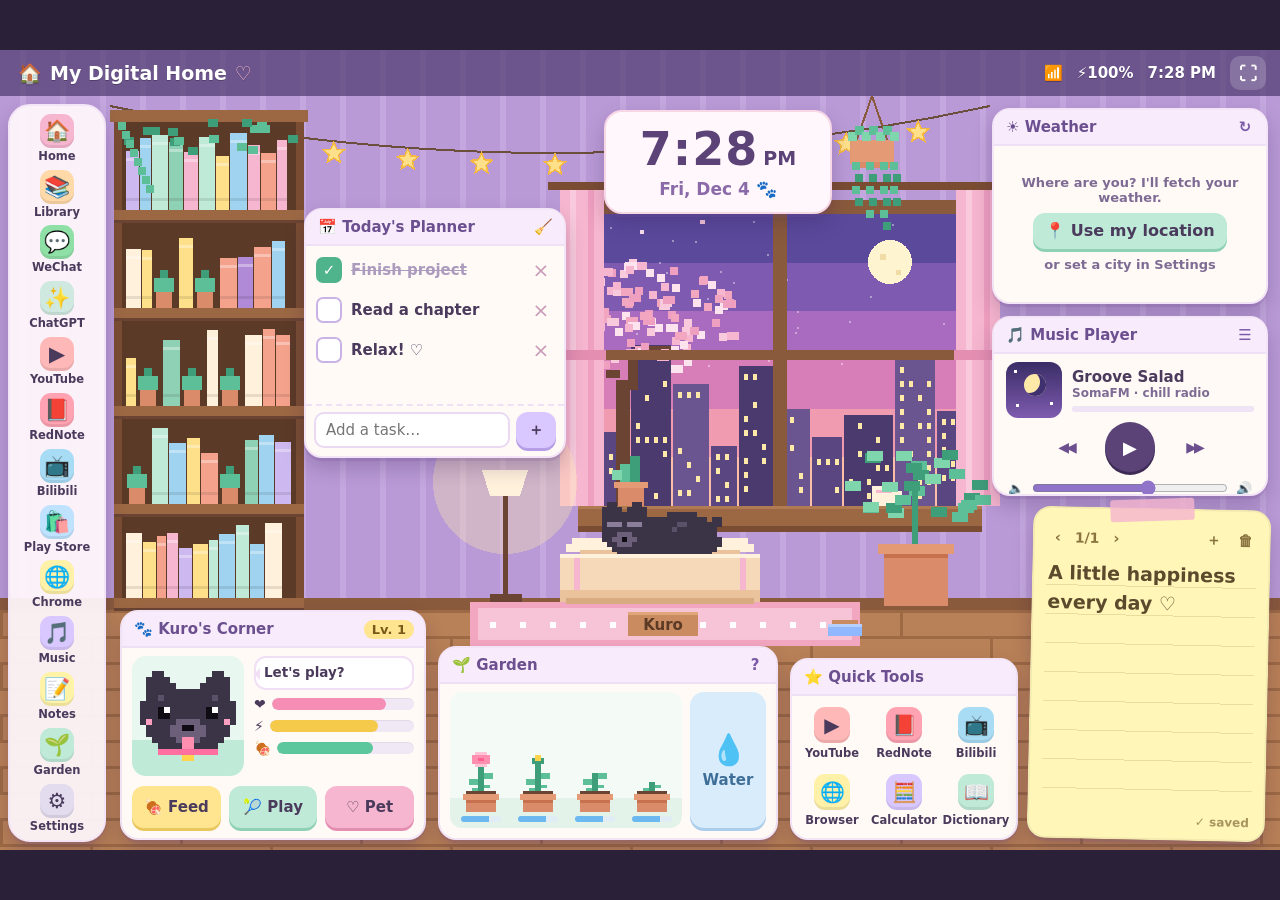
<file: index.html>
<!DOCTYPE html>
<html lang="en">
<head>
<meta charset="utf-8">
<meta name="viewport" content="width=device-width, initial-scale=1, maximum-scale=1, user-scalable=no, viewport-fit=cover, interactive-widget=resizes-visual">
<meta name="theme-color" content="#4a346e">
<meta name="mobile-web-app-capable" content="yes">
<meta name="apple-mobile-web-app-capable" content="yes">
<meta name="description" content="A cozy pixel-art desktop for my tablet, with Kuro the dog.">
<title>My Digital Home</title>
<link rel="manifest" href="manifest.json">
<link rel="icon" type="image/png" href="assets/icon-192.png">
<link rel="apple-touch-icon" href="assets/icon-192.png">
<link rel="stylesheet" href="style.css">
</head>
<body>
<div id="rotate-hint"><div>🐾<br>Turn your tablet sideways</div></div>

<div id="stage">
  <!-- Pixel-art room (drawn by script.js) -->
  <svg id="scene" viewBox="0 0 1280 800" width="1280" height="800" shape-rendering="crispEdges" aria-hidden="true"></svg>

  <header id="topbar">
    <div class="tb-title"><span>🏠</span><span id="tbTitle">My Digital Home</span><span class="heart">♡</span></div>
    <div class="sp"></div>
    <span id="tbNet" title="Internet">📶</span>
    <span id="tbBat"></span>
    <span id="tbTime"></span>
    <button class="tb-fs" id="fsBtn" title="Fullscreen" aria-label="Fullscreen">⛶</button>
  </header>

  <nav id="sidebar" aria-label="Apps"></nav>

  <!-- Clock -->
  <section class="w" id="w-clock">
    <div class="clock-time" id="clockTime">--:--</div>
    <div class="clock-date"><span id="clockDate"></span> 🐾</div>
  </section>

  <!-- Planner -->
  <section class="w" id="w-planner">
    <div class="w-head">📅 Today's Planner<span class="sp"></span><button class="ib sm" id="plClear" title="Clear finished tasks">🧹</button></div>
    <ul id="plList" class="pl-list"></ul>
    <form id="plForm" class="pl-form" autocomplete="off">
      <input id="plInput" maxlength="60" placeholder="Add a task…" enterkeyhint="done">
      <button class="btn sm" type="submit" aria-label="Add task">＋</button>
    </form>
  </section>

  <!-- Weather -->
  <section class="w" id="w-weather">
    <div class="w-head"><span id="wxPlace">☀️ Weather</span><span class="sp"></span><button class="ib sm" id="wxRefresh" title="Refresh" aria-label="Refresh weather">↻</button></div>
    <div id="wxBody" class="wx-body"></div>
  </section>

  <!-- Music -->
  <section class="w" id="w-music">
    <div class="w-head">🎵 Music Player<span class="sp"></span><button class="ib sm" id="muList" title="Playlist" aria-label="Playlist">☰</button></div>
    <div class="mu-top">
      <div class="mu-art"><span class="mu-moon"></span><span class="mu-s s1"></span><span class="mu-s s2"></span><span class="mu-s s3"></span></div>
      <div class="mu-meta">
        <div id="muTitle" class="mu-title">—</div>
        <div id="muArtist" class="mu-artist"></div>
        <div class="mu-prog"><i id="muProg"></i></div>
      </div>
    </div>
    <div class="mu-ctl">
      <button class="mu-b" id="muPrev" aria-label="Previous">◀◀</button>
      <button class="mu-b play" id="muPlay" aria-label="Play">▶</button>
      <button class="mu-b" id="muNext" aria-label="Next">▶▶</button>
    </div>
    <div class="mu-vol"><span>🔈</span><input type="range" id="muVol" min="0" max="100" aria-label="Volume"><span>🔊</span></div>
  </section>

  <!-- Kuro -->
  <section class="w" id="w-kuro">
    <div class="w-head">🐾 Kuro's Corner<span class="sp"></span><span class="lv" id="kLv">Lv. 1</span></div>
    <div class="k-body">
      <div class="k-pic" id="kPic" role="button" aria-label="Pet Kuro"></div>
      <div class="k-side">
        <div class="k-say" id="kSay">Woof!</div>
        <div class="stat" title="Happiness"><span>❤️</span><div class="bar pink"><i id="kHappy"></i></div></div>
        <div class="stat" title="Energy"><span>⚡</span><div class="bar yel"><i id="kEnergy"></i></div></div>
        <div class="stat" title="Tummy"><span>🍖</span><div class="bar mint"><i id="kFull"></i></div></div>
      </div>
    </div>
    <div class="k-btns">
      <button class="btn yel" data-pet="feed">🍖 Feed</button>
      <button class="btn mint" data-pet="play">🎾 Play</button>
      <button class="btn pink" data-pet="pet">♡ Pet</button>
    </div>
  </section>

  <!-- Garden -->
  <section class="w" id="w-garden">
    <div class="w-head">🌱 Garden<span class="sp"></span><button class="ib sm" id="gHelp" aria-label="Garden help">?</button></div>
    <div class="g-body">
      <div class="g-pots" id="gPots"></div>
      <button class="g-water" id="gWater"><span>💧</span>Water</button>
    </div>
  </section>

  <!-- Quick tools -->
  <section class="w" id="w-tools">
    <div class="w-head">⭐ Quick Tools</div>
    <div class="qt" id="qt"></div>
  </section>

  <!-- Notes -->
  <section class="w" id="w-notes">
    <div class="tape"></div>
    <div class="n-head">
      <button class="ib sm" id="nPrev" aria-label="Previous note">‹</button>
      <span id="nCount">1/1</span>
      <button class="ib sm" id="nNext" aria-label="Next note">›</button>
      <span class="sp"></span>
      <button class="ib sm" id="nAdd" aria-label="New note">＋</button>
      <button class="ib sm" id="nDel" aria-label="Delete note">🗑</button>
    </div>
    <textarea id="nText" placeholder="Write something…" maxlength="2000"></textarea>
    <div class="n-foot" id="nFoot">✓ saved</div>
  </section>

  <!-- Pop-up sheet for apps (Library, Settings, Calculator…) -->
  <div id="overlay" hidden>
    <div class="sheet" role="dialog" aria-modal="true">
      <div class="sheet-head"><h2 id="sheetTitle"></h2><span class="sp"></span><button class="ib big" id="sheetClose" aria-label="Close">✕</button></div>
      <div id="sheetBody"></div>
    </div>
  </div>

  <div id="toast" role="status"></div>
</div>

<script src="script.js"></script>
</body>
</html>
</file>
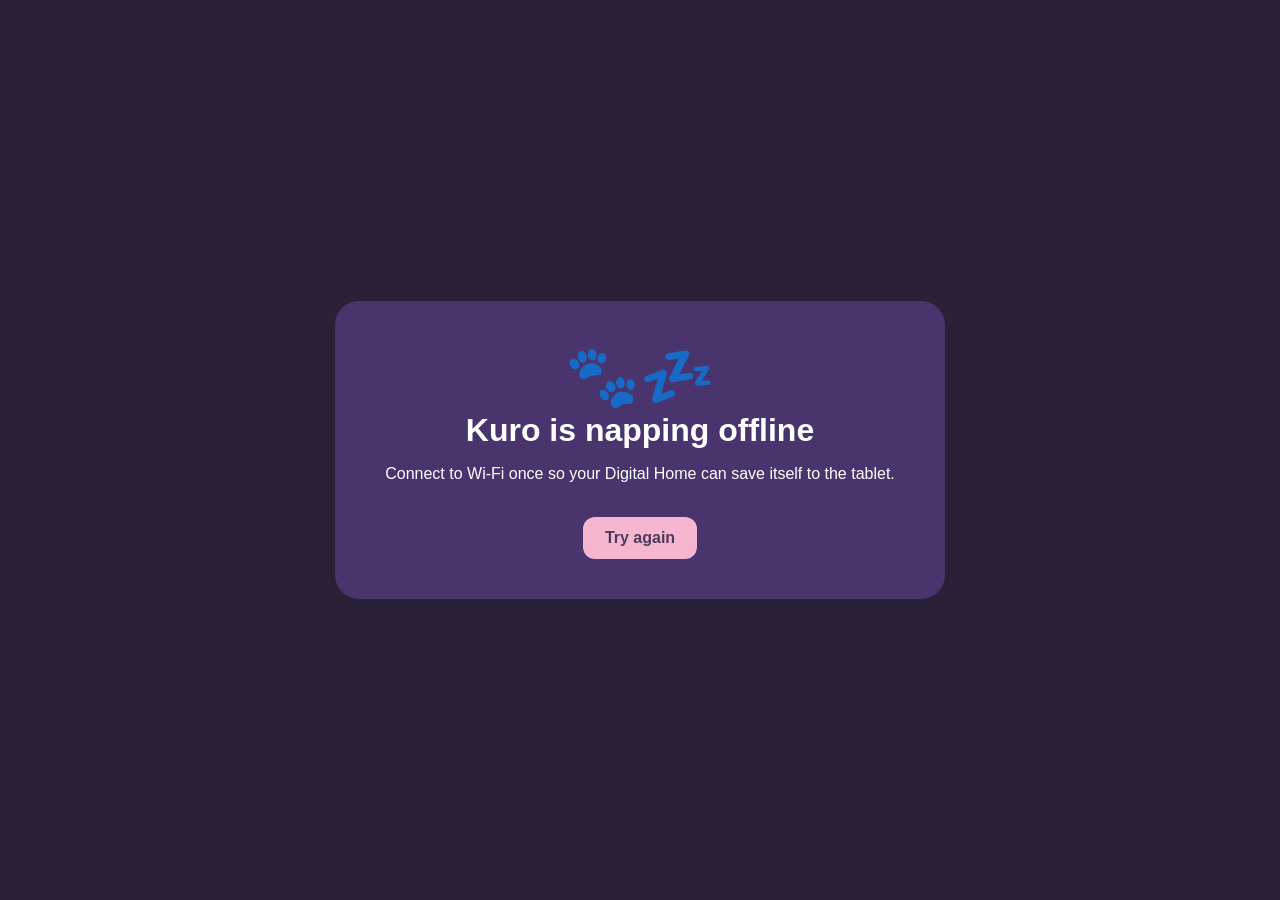
<file: offline.html>
<!DOCTYPE html><html lang="en"><head><meta charset="utf-8"><meta name="viewport" content="width=device-width,initial-scale=1">
<title>Offline · My Digital Home</title>
<style>body{margin:0;height:100vh;display:flex;align-items:center;justify-content:center;background:#2a2138;color:#fff;font-family:"Trebuchet MS",Roboto,sans-serif;text-align:center}
.c{background:#4a346e;padding:40px 50px;border-radius:24px}h1{margin:0 0 10px}button{margin-top:18px;font:inherit;font-weight:800;border:0;border-radius:12px;padding:12px 22px;background:#f7b6cf;color:#4a3a5c}</style></head>
<body><div class="c"><div style="font-size:60px">🐾💤</div><h1>Kuro is napping offline</h1><p>Connect to Wi-Fi once so your Digital Home can save itself to the tablet.</p><button onclick="location.href='./index.html'">Try again</button></div></body></html>
</file>
<file: style.css>
/* ===== My Digital Home — styles =====
   The whole app is laid out on a fixed 1280×800 "stage" (the tablet's
   native resolution). script.js scales the stage to fit any screen. */

:root{
  --ink:#4a3a5c; --ink2:#7d6b93; --card:#fffaf6; --line:#efe0f5;
  --pink:#f7b6cf; --pink-d:#e48fb2; --lav:#d9c8ff; --lav-d:#b59ee6;
  --mint:#bfead7; --mint-d:#4fb38c; --yel:#ffe58f; --yel-d:#e8c75e;
  --font: "Nunito","Varela Round",ui-rounded,"Trebuchet MS",Roboto,"Segoe UI",system-ui,sans-serif;
}
*{box-sizing:border-box;-webkit-tap-highlight-color:transparent}
html,body{margin:0;height:100%;overflow:hidden;background:#2a2138}
body{font-family:var(--font);color:var(--ink);-webkit-user-select:none;user-select:none;touch-action:manipulation;overscroll-behavior:none}
input,textarea,select{font:inherit;color:inherit;-webkit-user-select:text;user-select:text}
button{font:inherit;color:inherit;cursor:pointer;border:0;background:none;padding:0}
.sp{flex:1}

#stage{position:absolute;left:0;top:0;width:1280px;height:800px;transform-origin:0 0;overflow:hidden;background:#b99ad6}
#scene{position:absolute;left:0;top:0;pointer-events:none}
#kuroRoom{pointer-events:auto;cursor:pointer}

#rotate-hint{display:none;position:fixed;inset:0;z-index:99;background:#2a2138;color:#fff;font-size:28px;font-weight:800;text-align:center;align-items:center;justify-content:center;line-height:1.6}
body.portrait #rotate-hint{display:flex}

/* ---------- Scene: time-of-day colours ---------- */
.ph-day .sky0{fill:#8fc9f2}.ph-day .sky1{fill:#a3d3f5}.ph-day .sky2{fill:#b7dcf6}.ph-day .sky3{fill:#cbe5f7}.ph-day .sky4{fill:#dceef8}.ph-day .sky5{fill:#ecf5fb}
.ph-dawn .sky0{fill:#7d8fd6}.ph-dawn .sky1{fill:#a79be0}.ph-dawn .sky2{fill:#d6a6d9}.ph-dawn .sky3{fill:#f3b6c6}.ph-dawn .sky4{fill:#fcc9b5}.ph-dawn .sky5{fill:#ffe0b8}
.ph-dusk .sky0{fill:#5b4a9c}.ph-dusk .sky1{fill:#7e5bb0}.ph-dusk .sky2{fill:#a96bbf}.ph-dusk .sky3{fill:#d77eb8}.ph-dusk .sky4{fill:#f19bb0}.ph-dusk .sky5{fill:#fbbfa8}
.ph-night .sky0{fill:#1f1a3d}.ph-night .sky1{fill:#2a2352}.ph-night .sky2{fill:#3a2d66}.ph-night .sky3{fill:#4f3a7a}.ph-night .sky4{fill:#6a4a8c}.ph-night .sky5{fill:#8a5c9c}
.bld.b0{fill:#5a4680}.bld.b1{fill:#4b3a6e}.bld.b2{fill:#6a5590}
.ph-day .bld.b0{fill:#a99ad0}.ph-day .bld.b1{fill:#9585c2}.ph-day .bld.b2{fill:#b8aad9}
.ph-dawn .bld.b0{fill:#8a74b0}.ph-dawn .bld.b1{fill:#7a64a2}.ph-dawn .bld.b2{fill:#9a86bd}
.lit{fill:#ffe9a8;opacity:0}.ph-dusk .lit,.ph-night .lit{opacity:1}
.sun{fill:#ffd36e;display:none}.ph-day .sun,.ph-dawn .sun{display:inline}
.moon{display:none}.ph-night .moon,.ph-dusk .moon{display:inline}
.nstar{fill:#fff;opacity:0}.ph-night .nstar{opacity:.9}.ph-dusk .nstar{opacity:.4}
.dim{fill:#1b1030;opacity:0}.ph-night .dim{opacity:.14}
.glow{opacity:.18}.ph-night .glow,.ph-dusk .glow{opacity:.32}

/* lightweight animations (switched off by "Fewer animations") */
@keyframes tw{0%,100%{opacity:1}50%{opacity:.45}}
.tw{animation:tw 3.2s ease-in-out infinite}
@keyframes zz{0%{transform:translate(0,0);opacity:0}20%{opacity:1}100%{transform:translate(16px,-34px);opacity:0}}
.zzz text{animation:zz 3.6s linear infinite;opacity:0}
.zzz text:nth-child(2){animation-delay:1.2s}.zzz text:nth-child(3){animation-delay:2.4s}
@keyframes br{50%{transform:translateY(1.5px)}}
.breathe{animation:br 3.2s ease-in-out infinite}
@keyframes petal{0%{transform:translate(0,0)}100%{transform:translate(70px,300px)}}
.petal{animation:petal 9s linear infinite}
.petal.p2{animation-duration:12s;animation-delay:-4s}.petal.p3{animation-duration:10s;animation-delay:-7s}
#roomHeart{opacity:0;transition:opacity .3s}
#roomHeart.show{opacity:1}
body.reduce *{animation:none!important;transition:none!important}
body.reduce .zzz text{opacity:.8}

/* ---------- Top bar ---------- */
#topbar{position:absolute;left:0;top:0;width:1280px;height:46px;display:flex;align-items:center;gap:14px;padding:0 14px 0 18px;background:rgba(62,42,96,.62);color:#fff;font-weight:800;font-size:19px;text-shadow:0 1px 0 rgba(0,0,0,.25);z-index:5}
.tb-title{display:flex;align-items:center;gap:8px}
.tb-title .heart{color:#ffc2d6}
#tbNet,#tbBat,#tbTime{font-size:15px}
.tb-fs{width:36px;height:34px;border-radius:10px;background:rgba(255,255,255,.18);color:#fff;font-size:18px}
.tb-fs:active{background:rgba(255,255,255,.35)}

/* ---------- Sidebar ---------- */
#sidebar{position:absolute;left:8px;top:54px;width:98px;height:738px;padding:6px;display:flex;flex-direction:column;justify-content:space-between;background:rgba(255,248,252,.93);border-radius:22px;border:2px solid #f3e4f7;box-shadow:0 3px 0 rgba(120,80,150,.18),0 10px 20px rgba(40,20,70,.22);z-index:6}
.app{display:flex;flex-direction:column;align-items:center;justify-content:center;height:52px;border-radius:14px;gap:3px}
.app:active{background:#f3e3fb;transform:scale(.95)}
.app i{display:grid;place-items:center;width:34px;height:34px;border-radius:11px;font-style:normal;font-size:21px;box-shadow:inset 0 -3px 0 rgba(0,0,0,.08)}
.app span{font-size:11.5px;font-weight:800;line-height:1;white-space:nowrap}

/* ---------- Widgets (shared) ---------- */
.w{position:absolute;background:var(--card);border-radius:18px;border:2px solid #f3e4f7;box-shadow:0 3px 0 rgba(120,80,150,.18),0 10px 20px rgba(40,20,70,.22);overflow:hidden;display:flex;flex-direction:column;z-index:3}
.w.hide{display:none!important}
.w-head{display:flex;align-items:center;gap:6px;height:36px;padding:0 6px 0 12px;background:#f8ecfc;border-bottom:2px solid var(--line);font-weight:800;font-size:15px;color:#6b4f8f;flex:none;white-space:nowrap}
.ib{min-width:34px;height:34px;border-radius:10px;display:inline-grid;place-items:center;font-size:16px;font-weight:800;color:#7a5aa8}
.ib.sm{min-width:30px;height:30px;font-size:15px}
.ib.big{min-width:44px;height:44px;font-size:20px}
.ib:active{background:rgba(143,116,201,.2)}
.btn{display:inline-flex;align-items:center;justify-content:center;gap:4px;height:42px;padding:0 14px;border-radius:12px;background:var(--lav);color:var(--ink);font-weight:800;font-size:15px;box-shadow:0 3px 0 var(--lav-d);white-space:nowrap;cursor:pointer}
.btn:active{transform:translateY(2px);box-shadow:0 1px 0 var(--lav-d)}
.btn.pink{background:var(--pink);box-shadow:0 3px 0 var(--pink-d)}
.btn.mint{background:var(--mint);box-shadow:0 3px 0 #8fd1b5}
.btn.yel{background:var(--yel);box-shadow:0 3px 0 var(--yel-d)}
.btn.sm{height:36px;padding:0 12px;font-size:16px}

/* Clock */
#w-clock{left:604px;top:60px;width:228px;height:104px;align-items:center;justify-content:center;background:#fff7fb;border-color:#f7d7e6}
.clock-time{font-size:46px;font-weight:900;color:#5b4378;line-height:1;letter-spacing:1px}
.clock-time small{font-size:19px;margin-left:5px;letter-spacing:0}
.clock-date{margin-top:7px;font-size:17px;font-weight:800;color:#8a6aa8}

/* Planner */
#w-planner{left:304px;top:158px;width:262px;height:250px}
.pl-list{list-style:none;margin:0;padding:4px 6px;flex:1;overflow-y:auto;-webkit-overflow-scrolling:touch}
.pl-list li{display:flex;align-items:center;min-height:40px;border-radius:10px}
.pl-list li.empty{color:var(--ink2);font-size:14px;padding:8px;justify-content:center;text-align:center}
.pl-tog{flex:1;min-width:0;display:flex;align-items:center;gap:9px;min-height:40px;padding:0 4px;text-align:left;font-weight:700;font-size:15px}
.pl-check{width:26px;height:26px;border-radius:7px;border:2.5px solid #c9b3e6;display:grid;place-items:center;flex:none;background:#fff;color:#fff;font-size:15px;font-weight:900}
li.done .pl-check{background:var(--mint-d);border-color:var(--mint-d)}
li.done .pl-text{text-decoration:line-through;color:#ab9bbd}
.pl-text{flex:1;min-width:0;overflow:hidden;text-overflow:ellipsis;white-space:nowrap}
.pl-del{width:34px;height:34px;color:#c99ab8;font-size:20px;border-radius:9px;flex:none}
.pl-del:active{background:#fbe6ef}
.pl-form{display:flex;gap:6px;padding:6px 8px 8px;border-top:2px dashed var(--line);flex:none}
.pl-form input{flex:1;min-width:0;height:36px;border:2px solid #ead9f2;border-radius:10px;padding:0 10px;background:#fff;font-size:15px;outline:none}
.pl-form input:focus{border-color:var(--lav-d)}

/* Weather */
#w-weather{left:992px;top:58px;width:276px;height:196px}
.wx-body{flex:1;display:flex;flex-direction:column;padding:6px 12px 8px}
.wx-now{display:flex;align-items:center;gap:12px;flex:1}
.wx-ico{font-size:50px;line-height:1}
.wx-temp{font-size:32px;font-weight:900;color:#5b4378;line-height:1}
.wx-desc{font-size:15px;font-weight:800}
.wx-hl{font-size:12.5px;color:var(--ink2);font-weight:700}
.wx-days{display:flex;gap:6px;border-top:2px dashed var(--line);padding-top:6px}
.wx-d{flex:1;display:flex;flex-direction:column;align-items:center;font-size:12.5px;font-weight:800;line-height:1.25}
.wx-d span{font-size:20px}
.wx-d small{font-size:12px;color:var(--ink2)}
.wx-empty{flex:1;display:flex;flex-direction:column;align-items:center;justify-content:center;gap:8px;text-align:center;font-size:13px;color:var(--ink2);font-weight:700}
.wx-note{font-size:11px;color:var(--ink2);text-align:right;margin-top:2px}

/* Music */
#w-music{left:992px;top:266px;width:276px;height:180px}
.mu-top{display:flex;gap:10px;padding:8px 12px 0;align-items:center}
.mu-art{position:relative;width:56px;height:56px;border-radius:12px;background:linear-gradient(#3a2d66,#7e5bb0);flex:none;overflow:hidden}
.mu-moon{position:absolute;left:18px;top:12px;width:22px;height:22px;border-radius:50%;background:#ffe9a8;box-shadow:-6px -3px 0 0 #3f3170 inset}
.mu-s{position:absolute;width:3px;height:3px;background:#fff}
.mu-s.s1{left:8px;top:8px}.mu-s.s2{left:44px;top:40px}.mu-s.s3{left:10px;top:42px}
.mu-meta{flex:1;min-width:0}
.mu-title{font-weight:900;font-size:15px;white-space:nowrap;overflow:hidden;text-overflow:ellipsis}
.mu-artist{font-size:12px;color:var(--ink2);font-weight:700;white-space:nowrap;overflow:hidden;text-overflow:ellipsis}
.mu-prog{height:6px;border-radius:4px;background:#efe3f6;margin-top:6px;overflow:hidden}
.mu-prog i{display:block;height:100%;width:0;background:var(--lav-d);border-radius:4px}
.mu-prog.live i{width:100%;background:repeating-linear-gradient(90deg,#f7b6cf 0 10px,#d9c8ff 10px 20px)}
.mu-ctl{display:flex;justify-content:center;align-items:center;gap:16px;padding:4px 0 0}
.mu-b{width:46px;height:40px;border-radius:12px;font-size:14px;letter-spacing:-3px;color:#6b4f8f}
.mu-b:active{background:#f1e6f8}
.mu-b.play{width:50px;height:50px;border-radius:50%;background:#5b4378;color:#fff;font-size:18px;letter-spacing:0;box-shadow:0 3px 0 #3d2b55}
.mu-vol{display:flex;align-items:center;gap:6px;padding:2px 14px 0;font-size:13px}
.mu-vol input{flex:1;accent-color:#8f74c9;height:24px}

/* Kuro */
#w-kuro{left:120px;top:560px;width:306px;height:230px}
.lv{background:#ffe58f;border-radius:9px;padding:2px 8px;font-size:13px;color:#7a5a1a;margin-right:4px}
.k-body{display:flex;gap:10px;padding:8px 10px 0;flex:1}
.k-pic{width:112px;height:120px;border-radius:14px;background:linear-gradient(#e8f7ef 0 70%,#bfead7 70%);display:grid;place-items:center;flex:none;cursor:pointer}
.k-pic svg{display:block}
@keyframes hop{30%{transform:translateY(-10px)}60%{transform:translateY(0)}80%{transform:translateY(-3px)}}
.k-pic{position:relative}
@keyframes idle{0%,100%{transform:translateY(0)}50%{transform:translateY(-3px)}}
.k-pic svg{animation:idle 2.8s ease-in-out infinite}
.k-pic.hop svg{animation:hop .5s ease-out}
.k-pic.hop3 svg{animation:hop .45s ease-out 3}
@keyframes tilt{0%,100%{transform:rotate(0)}25%,75%{transform:rotate(-9deg)}}
.k-pic.tilt svg{animation:tilt 1.2s ease-in-out}
.k-pic .ec{display:none}.k-pic .blink .ec{display:inline}.k-pic .blink .eo{display:none}
.kp{position:absolute;left:50%;top:38%;font-size:20px;pointer-events:none;opacity:0;animation:kp 1s ease-out forwards}
@keyframes kp{0%{transform:translate(-50%,0) scale(.6);opacity:0}20%{opacity:1}100%{transform:translate(calc(-50% + var(--dx)),-62px) scale(1.15);opacity:0}}
.k-side{flex:1;min-width:0;display:flex;flex-direction:column;gap:6px}
.k-say{position:relative;background:#fff;border:2px solid #f0dff5;border-radius:12px;padding:6px 8px;font-weight:800;font-size:13.5px;min-height:34px;line-height:1.2}
.k-say:before{content:"";position:absolute;left:-8px;top:10px;border:6px solid transparent;border-right-color:#f0dff5}
.stat{display:flex;align-items:center;gap:6px;font-size:14px}
.bar{flex:1;height:12px;border-radius:7px;background:#f1e8f6;overflow:hidden;box-shadow:inset 0 1px 0 rgba(0,0,0,.06)}
.bar i{display:block;height:100%;border-radius:7px;transition:width .4s}
.bar.pink i{background:#f58db5}.bar.yel i{background:#f5c94a}.bar.mint i{background:#5cc79c}
.k-btns{display:flex;gap:8px;padding:8px 10px 10px}
.k-btns .btn{flex:1;padding:0 6px}

/* Garden */
#w-garden{left:438px;top:596px;width:340px;height:194px}
.g-body{flex:1;display:flex;align-items:stretch;gap:8px;padding:8px 10px 10px}
.g-pots{flex:1;display:flex;justify-content:space-around;align-items:flex-end;background:linear-gradient(#f4fbf7 0 78%,#e3f3ea 78%);border-radius:12px;padding:4px 2px 6px}
.g-pot{position:relative;display:flex;flex-direction:column;align-items:center;gap:4px;width:52px;border-radius:10px;padding-top:2px}
.g-pot:active{background:#e3f3ea}
.g-pot svg{display:block}
.g-wl{width:40px;height:6px;border-radius:4px;background:#e1ecf5;overflow:hidden}
.g-wl i{display:block;height:100%;background:#6cb8f0}
@keyframes drop{0%{transform:translateY(-14px);opacity:0}30%{opacity:1}100%{transform:translateY(26px);opacity:0}}
.g-pot.splash:after{content:"💧";position:absolute;top:0;left:18px;font-size:14px;animation:drop .9s ease-in 2;opacity:0}
.g-water{width:76px;border-radius:14px;background:#d8ecfb;box-shadow:0 3px 0 #a9cdeb;display:flex;flex-direction:column;align-items:center;justify-content:center;gap:4px;font-weight:900;font-size:15px;color:#3f6f99}
.g-water span{font-size:30px}
.g-water:active{transform:translateY(2px);box-shadow:0 1px 0 #a9cdeb}

/* Quick tools */
#w-tools{left:790px;top:608px;width:228px;height:182px}
.qt{flex:1;display:grid;grid-template-columns:repeat(3,1fr);grid-template-rows:1fr 1fr;gap:4px;padding:6px}
.qt button{display:flex;flex-direction:column;align-items:center;justify-content:center;gap:3px;border-radius:12px;font-size:11.5px;font-weight:800}
.qt button:active{background:#f3e6fb}
.qt i{display:grid;place-items:center;width:36px;height:36px;border-radius:11px;font-style:normal;font-size:20px;box-shadow:inset 0 -3px 0 rgba(0,0,0,.08)}

/* Notes */
#w-notes{left:1030px;top:458px;width:238px;height:332px;background:#fff6b8;border-color:rgba(0,0,0,.05);transform:rotate(1.2deg);overflow:visible}
.tape{position:absolute;top:-11px;left:50%;width:84px;height:22px;margin-left:-42px;background:rgba(247,182,207,.8);transform:rotate(-3deg);border-radius:3px}
.n-head{display:flex;align-items:center;gap:2px;padding:14px 8px 0;font-weight:800;color:#8a7440;font-size:14px}
.n-head .ib{color:#8a7440}
#nText{flex:1;margin:4px 12px 0;border:0;background:transparent;resize:none;outline:none;font-size:19px;line-height:29px;font-weight:700;color:#5b4a2c;background-image:repeating-linear-gradient(transparent 0 28px,rgba(160,130,60,.22) 28px 29px);background-attachment:local}
.n-foot{font-size:12px;padding:2px 14px 10px;color:#a8955e;text-align:right;font-weight:700}

/* ---------- Pop-up sheet ---------- */
#overlay{position:absolute;left:114px;top:46px;right:0;bottom:0;background:rgba(42,28,64,.45);z-index:20;display:flex;align-items:center;justify-content:center}
#overlay[hidden]{display:none}
.sheet{width:800px;max-height:720px;background:var(--card);border-radius:24px;display:flex;flex-direction:column;overflow:hidden;box-shadow:0 20px 50px rgba(20,10,40,.4);border:2px solid #f3e4f7}
.sheet-head{display:flex;align-items:center;height:60px;padding:0 10px 0 22px;background:#f8ecfc;border-bottom:2px solid var(--line);flex:none}
.sheet-head h2{margin:0;font-size:21px;color:#5b4378}
#sheetBody{padding:18px 22px 22px;overflow-y:auto;-webkit-overflow-scrolling:touch}
#sheetBody input:not([type=file]):not([type=range]),#sheetBody select{height:44px;border:2px solid #ead9f2;border-radius:12px;padding:0 12px;background:#fff;font-size:16px;outline:none;min-width:0}
#sheetBody input:focus{border-color:var(--lav-d)}
.row{display:flex;gap:8px;align-items:center}
.row.wrap{flex-wrap:wrap}
.row input{flex:1}
.hint{color:var(--ink2);font-size:13.5px;font-weight:700;margin:10px 0 0}
.field{display:flex;flex-direction:column;gap:8px;margin-bottom:18px}
.field>span{font-weight:800;font-size:14px;color:var(--ink2)}
.seg{display:inline-flex;background:#f1e6f8;border-radius:12px;padding:3px;align-self:flex-start}
.seg button{height:38px;padding:0 16px;border-radius:9px;font-weight:800}
.seg button.on{background:#fff;box-shadow:0 2px 0 #e0cfee}
.tog{height:42px;padding:0 14px;border-radius:12px;background:#f1e6f8;font-weight:800}
.tog.on{background:var(--mint);box-shadow:inset 0 0 0 2px var(--mint-d)}
.two{display:grid;grid-template-columns:1fr 1fr;gap:0 24px}
.res button{display:block;width:100%;text-align:left;padding:10px 12px;border-radius:10px;font-weight:700;margin-top:4px;background:#f8f1fc}

.tiles{display:grid;grid-template-columns:repeat(4,1fr);gap:12px}
.tile{position:relative;background:#fff;border-radius:16px;padding:16px 8px 12px;display:flex;flex-direction:column;align-items:center;gap:6px;box-shadow:0 3px 0 #ead9f2,inset 0 0 0 2px #f3e8f8;text-align:center}
.tile:active{transform:translateY(2px)}
.tile i{font-size:34px;font-style:normal;line-height:1}
.tile b{font-size:15px}
.tile small{font-size:12px;color:var(--ink2);font-weight:700}
.tile .rm{position:absolute;top:4px;right:6px;font-size:14px;color:#c99ab8;padding:4px}
h3.sec{margin:18px 0 10px;font-size:16px;color:#6b4f8f}

.songs{display:flex;flex-direction:column;gap:4px;margin-bottom:14px}
.song{display:flex;align-items:center;gap:10px;padding:6px 8px;border-radius:12px;background:#fff}
.song.cur{background:#f3e6fb}
.song div{flex:1;min-width:0}
.song b{display:block;white-space:nowrap;overflow:hidden;text-overflow:ellipsis}
.song small{color:var(--ink2);font-weight:700}

.gcards{display:grid;grid-template-columns:repeat(4,1fr);gap:12px}
.gcard{background:#fff;border-radius:16px;padding:10px;display:flex;flex-direction:column;align-items:center;gap:6px;box-shadow:inset 0 0 0 2px #e3f3ea;font-size:13px;font-weight:700;text-align:center}
.gcard b{font-size:15px}
.gcard select{width:100%;height:38px!important;font-size:14px!important}
.gcard .btn{width:100%;height:36px}
.gbar{width:100%;height:8px;border-radius:5px;background:#eef3f0;overflow:hidden}
.gbar i{display:block;height:100%}

.nGrid{display:grid;grid-template-columns:repeat(3,1fr);gap:14px}
.nCard{border-radius:14px;padding:10px;display:flex;flex-direction:column;gap:6px;box-shadow:0 3px 0 rgba(0,0,0,.08)}
.nCard textarea{height:150px;border:0;background:transparent;resize:none;outline:none;font-size:16px;font-weight:700;color:#5b4a2c}
.nCard .row{justify-content:flex-end}

.calc{width:360px;margin:0 auto}
.calc-disp{height:76px;border-radius:14px;background:#f3eafb;padding:8px 16px;text-align:right;overflow:hidden}
.calc-disp .ex{font-size:15px;color:var(--ink2);height:20px;font-weight:700;white-space:nowrap;overflow:hidden}
.calc-disp .rs{font-size:34px;font-weight:900;white-space:nowrap;overflow:hidden}
.calc-keys{display:grid;grid-template-columns:repeat(4,1fr);gap:10px;margin-top:12px}
.calc-keys button{height:60px;border-radius:14px;background:#fff;box-shadow:0 3px 0 #e3d3ef;font-size:24px;font-weight:800}
.calc-keys button:active{transform:translateY(2px);box-shadow:0 1px 0 #e3d3ef}
.calc-keys .op{background:#efe6fb;color:#6b4f8f}
.calc-keys .eq{background:var(--pink)}

.d-out h3{margin:16px 0 4px;font-size:24px;color:#5b4378}
.d-out h3 small{font-size:15px;color:var(--ink2)}
.d-out .pos{margin:12px 0 2px;font-weight:900;color:#c06a93;font-style:italic}
.d-out ol{margin:4px 0;padding-left:22px;line-height:1.45}
.d-out li{margin-bottom:6px}
.d-out li i{color:var(--ink2)}

/* Toast */
#toast{position:absolute;left:50%;bottom:24px;transform:translate(-50%,30px);background:#4a346e;color:#fff;font-weight:800;font-size:16px;padding:12px 20px;border-radius:14px;opacity:0;transition:all .25s;z-index:40;pointer-events:none;max-width:700px;text-align:center;box-shadow:0 8px 20px rgba(0,0,0,.25)}
#toast.show{opacity:1;transform:translate(-50%,0)}
</file>
